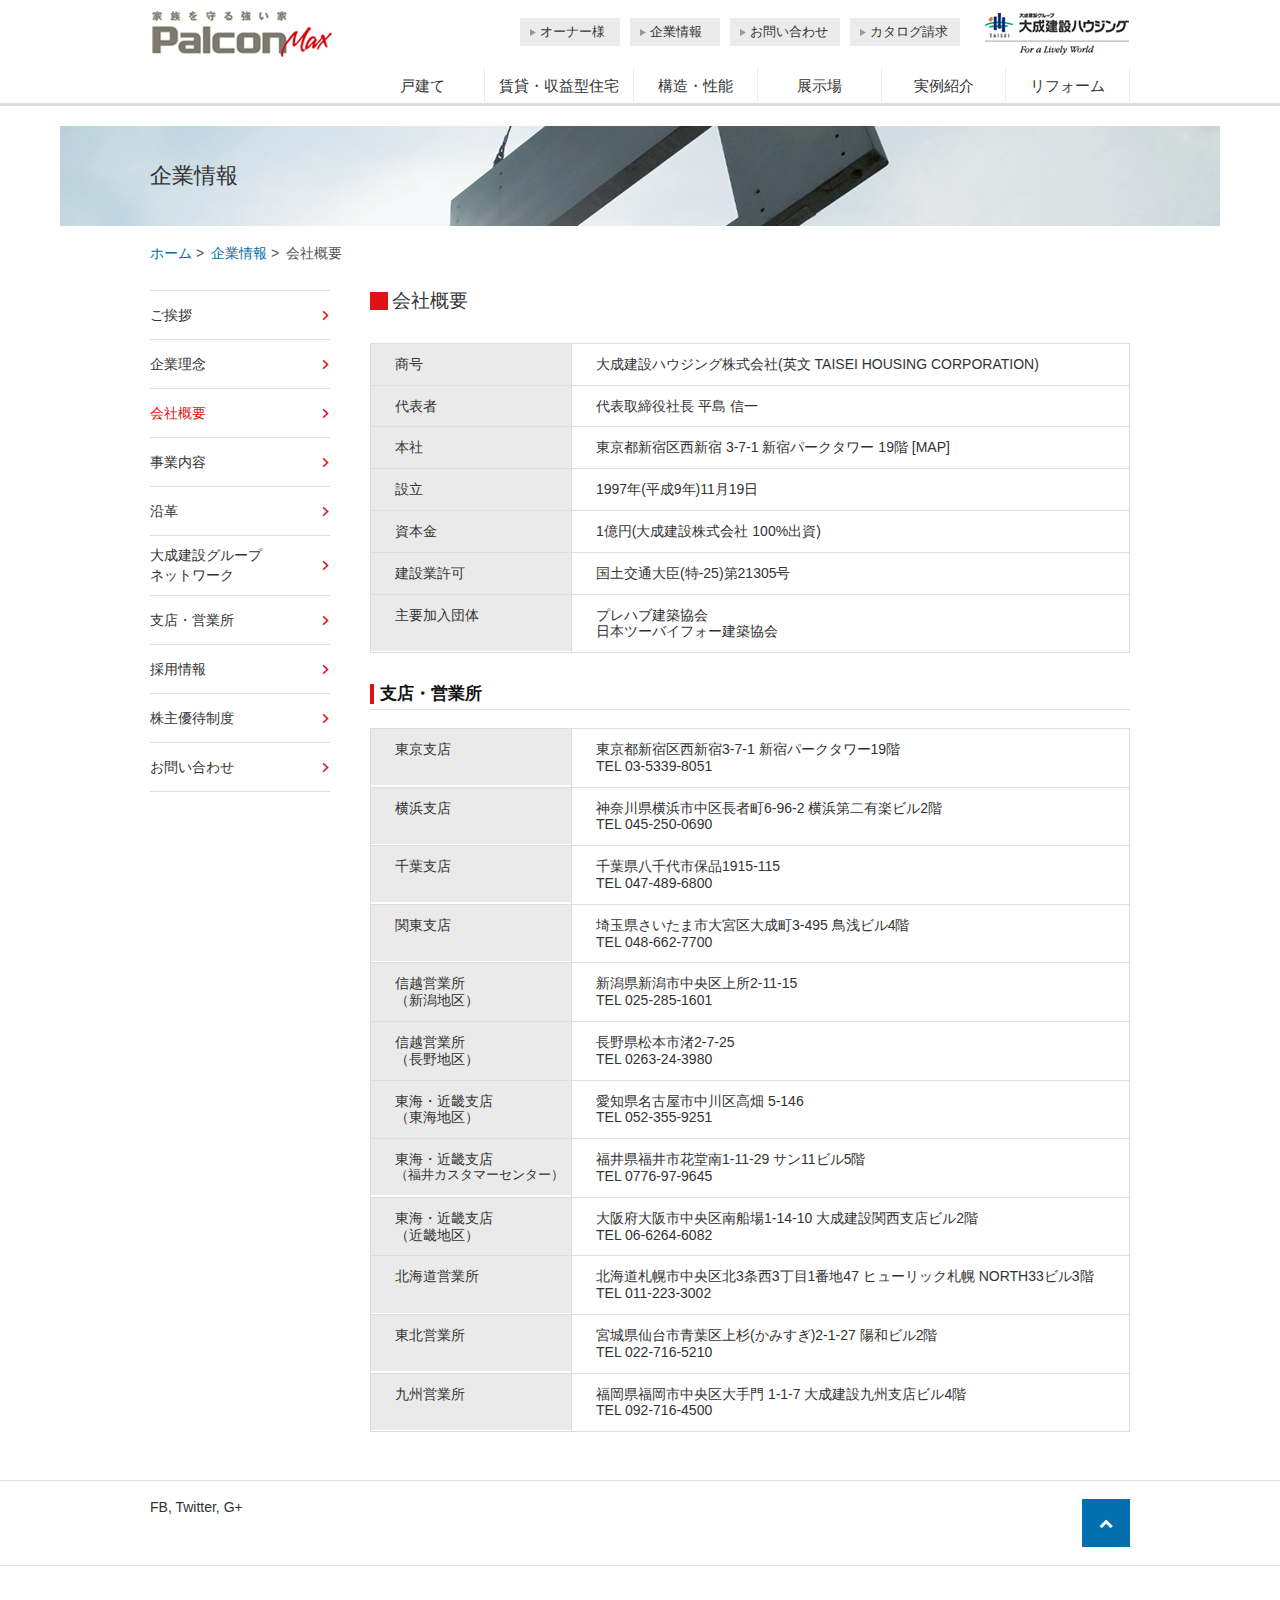
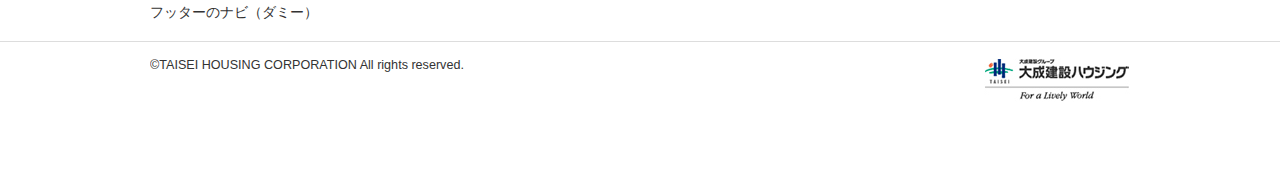
<file: company/outline/index.html>
<html lang="ja">
<head>
<meta http-equiv="content-type" content="text/html; charset=utf-8">
<meta http-equiv="X-UA-Compatible" content="IE=Edge,chrome=1" />
<title>会社概要|企業情報|大成建設の家 Palcon</title>
<meta name="description" content="" />
<meta name="keywords" content="" />
<meta name="viewport" content="width=device-width"> 
<link href="../../common/css/reset.css" type="text/css" rel="stylesheet" />
<link href="../../common/css/layout.css" type="text/css" rel="stylesheet" />
<link href="../../common/css/header.css" type="text/css" rel="stylesheet" />
<link href="../../common/css/footer.css" type="text/css" rel="stylesheet" />
<link href="../../common/css/common.css" type="text/css" rel="stylesheet" />
<link href="../../common/css/slidebars.css" type="text/css" rel="stylesheet" />
<link href="../../common/css/gMenu.css" type="text/css" rel="stylesheet" />
<link href='../../common/js/iconate-master/css/iconate.css' rel='stylesheet'>
<link href="../../common/css/font-awesome/css/font-awesome.min.css" rel="stylesheet">
<script src="https://ajax.googleapis.com/ajax/libs/jquery/1.11.3/jquery.min.js"></script>
<script src="../../common/js/selectivizr-min.js"></script>
<script src="../../common/js/smooth-scroll.js"></script>
<script src="../../common/js/html5shiv-printshiv.min.js"></script>
<script src="../../common/js/js.cookie.js"></script>
<script src="../../common/js/ie8-png.js"></script>
<script src='../../common/js/iconate-master/src/iconate.js'></script>
<script src="../../common/js/gMenu.js"></script>
<script src="../../common/js/gMenu_stick.js"></script>
<script src="../../common/js/jquery.scroll.js"></script>

<!-- EachPage js, css -->
<link href="./css/style.css" type="text/css" rel="stylesheet" />
<!--<script src="./js/index.js"></script>-->
<!-- /EachPage js, css -->


<!-- Google Analytics -->
<!-- /Google Analytics -->
</head><body class="company outline" id="pageTop">
<div id="sb-site">
<div id="page_wrapper">


<div id="content_wrapper">
	<!-- .page_header -->
	<div class="header_wrapper">
		<div class="header_border">
		<header class="page_header">
			<h1 class="palcon-logo"><a href="/"><img src="../../common/img/header/palcon-logo.png" alt="パルコン"></a></h1>
			<p class="housing-logo"><a href=""><img src="../../common/img/header/housing-logo.png" alt="大成建設ハウジング"></a></p>

			<!-- gMenu -->
			<nav class="gMenu_wrapper"><ul class="gMenu">
			<li class="b1"><a href="/product/">戸建て</a></li>
			<li class="b2"><a href="/biz/">賃貸・収益型住宅</a></li>
			<li class="b3"><a href="/skeleton/">構造・性能</a></li>
			<li class="b4"><a href="/modelhouse/">展示場</a></li>
			<li class="b5"><a href="/report/">実例紹介</a></li>
			<li class="b6"><a href="/reform/">リフォーム</a></li>
			</ul></nav><!-- /.gMenu_wrapper -->

			<!-- extraMenu -->
			<nav class="extraMenu_wrapper"><ul class="extraMenu">
			<li class="b1"><a href="/for_the_owner/"><img src="../../common/img/header/tri_menu.png">オーナー様</a>	</li>
			<li class="b2"><a href="/company/"><img src="../../common/img/header/tri_menu.png">企業情報</a></li>
			<li class="b3"><a href="/inquiry/"><img src="../../common/img/header/tri_menu.png">お問い合わせ</a></li>
			<li class="b4"><a href="/inquiry/form"><img src="../../common/img/header/tri_menu.png">カタログ請求</a></li>
			</ul></nav><!-- /.extraMenu_wrapper -->

			<div class="menu sb-toggle-left"><img src="../../common/img/header/b_sidemenu.png" alt="メニューを開く"></div>

		</header><!-- /.page_header -->
		</div><!-- /.header_border -->
	</div><!-- /.header_wrapper -->

	<!-- #page_content -->
	<article>
	<div id="page_content">
		<div class="dir_title sub"><p><strong>企業情報</strong></p></div>
		<div id="pankuzu">
			<nav>
			<ol>
			<li class="home"><a href="/"><span>ホーム</span></a></li>
			<li><a href="../index.html"><span>企業情報</span></a></li>
			<li><span>会社概要</span></li>
			</ol>
			</nav>
		</div>
		<div class="float_wrapper w980">
			<div class="local_menu">
			<nav>
				<ul>
					<li><a href="/company/message/index.html">ご挨拶</a></li>
					<li><a href="/company/philosophy/index.html">企業理念</a></li>
					<li class="on"><a href="/company/outline/index.html">会社概要</a></li>
					<li><a href="/company/business/index.html">事業内容</a></li>
					<li><a href="/company/history/index.html">沿革</a></li>
					<li class="gn"><a href="/company/group/index.html">大成建設グループ<br>ネットワーク</a></li>
					<li><a href="/company/network/index.html">支店・営業所</a></li>
					<li><a href="/company/recruit/index.html">採用情報</a></li>
					<li><a href="/company/shareholder/index.html">株主優待制度</a></li>
					<li><a href="https://f.msgs.jp/webapp/form/19152_qicb_3/index.do" target="_blank">お問い合わせ</a></li>
				</ul>
			</nav>
			</div>
			<section class="main">
				<header class="main_title"><h1>会社概要</h1></header>
				<dl class="listTbl table1">
					<dt>商号</dt><dd>大成建設ハウジング株式会社(英文 TAISEI HOUSING CORPORATION)</dd>
					<dt>代表者</dt><dd>代表取締役社長 平島 信一</dd>
					<dt>本社</dt><dd>東京都新宿区西新宿 3-7-1 新宿パークタワー 19階 [MAP]</dd>
					<dt>設立</dt><dd>1997年(平成9年)11月19日</dd>
					<dt>資本金</dt><dd>1億円(大成建設株式会社 100%出資)</dd>
					<dt>建設業許可</dt><dd>国土交通大臣(特-25)第21305号</dd>
					<dt class="row2">主要加入団体</dt><dd>プレハブ建築協会<br>日本ツーバイフォー建築協会</dd>
				</dl>
				<section>
					<header class="sub_title"><h2>支店・営業所</h2></header>
					<dl class="listTbl table2">
						<dt class="row2">東京支店</dt><dd>東京都新宿区西新宿3-7-1 新宿パークタワー19階<br />
TEL 03-5339-8051</dd>
						<dt class="row2">横浜支店</dt><dd>神奈川県横浜市中区長者町6-96-2 横浜第二有楽ビル2階<br />
TEL 045-250-0690</dd>
						<dt class="row2">千葉支店</dt><dd>千葉県八千代市保品1915-115<br />
TEL 047-489-6800</dd>
						<dt class="row2">関東支店</dt><dd>埼玉県さいたま市大宮区大成町3-495 鳥浅ビル4階<br />
TEL 048-662-7700</dd>
						<dt>信越営業所<br>（新潟地区）</dt><dd>新潟県新潟市中央区上所2-11-15<br />
TEL 025-285-1601</dd>
						<dt>信越営業所<br>（長野地区）</dt><dd>長野県松本市渚2-7-25<br />
TEL 0263-24-3980</dd>
						<dt>東海・近畿支店<br>（東海地区）</dt><dd>愛知県名古屋市中川区高畑 5-146<br />
TEL 052-355-9251</dd>
						<dt>東海・近畿支店<br><span class="fs90">（福井カスタマーセンター）</span></dt><dd>福井県福井市花堂南1-11-29 サン11ビル5階<br />
TEL 0776-97-9645</dd>
						<dt>東海・近畿支店<br>（近畿地区）</dt><dd>大阪府大阪市中央区南船場1-14-10 大成建設関西支店ビル2階<br />
TEL 06-6264-6082</dd>
						<dt class="row2">北海道営業所</dt><dd>北海道札幌市中央区北3条西3丁目1番地47 ヒューリック札幌 NORTH33ビル3階<br />
TEL 011-223-3002</dd>
						<dt class="row2">東北営業所</dt><dd>宮城県仙台市青葉区上杉(かみすぎ)2-1-27 陽和ビル2階<br />
TEL 022-716-5210</dd>
						<dt class="row2">九州営業所</dt><dd>福岡県福岡市中央区大手門 1-1-7 大成建設九州支店ビル4階<br />
TEL 092-716-4500</dd>
					</dl>
				</section>
			</section>
		</div>
	</div>
	</article>
	<!-- #page_content -->


	<!-- #page_footer -->
	<footer id="page_footer">
		<div class="sns">
		FB, Twitter, G+
			<p class="b_pageTop"><a href="#pageTop"><i class="fa fa-chevron-up"></i></a></p>
		</div>
		<nav>
		<div class="footer_navi">
			<div class="wrapper">
		フッターのナビ（ダミー）
			</div>
		</div>
		</nav>
		<header class="footer_header">
			<div class="wrapper">
			<h1><img src="../../common/img/header/housing-logo.png" alt="大成建設ハウジング"></h1>
			<p><small>©TAISEI HOUSING CORPORATION All rights reserved.</small></p>
			</div>
		</header>
	</footer>
	<!-- /#page_footer -->
</div><!-- /#content_wrapper -->
</div><!-- /#page_wrapper -->
</div><!-- /#sb-site -->






<div class="sb-slidebar sb-left sb-style-overlay">
<div class="sb-left-inner">
<nav class="smp_gMenu_wrapper">

		<ul class="gMenu">
			<li class="b0"><a href="/"><i class="fa fa-home fa-lg"></i>ホーム</a></li>
			<li class="b1"><p class="ddBtn ddBtn1">戸建て<i class="fa fa-chevron-down ddArrow"></i></p>
					<ul class="ddMenu">
					<li><a href="./kodate/index.html">戸建て&nbsp;トップ</a></li>
					<li><p class="ddBtn ddBtn2">外観デザイン<i class="fa fa-chevron-down ddArrow"></i></p>
						<ul class="ddMenu">
							<li><a href="./kodate/index.html">外観デザイン&nbsp;トップ</a></li>
							<li><a href="./kodate/index.html">パルコン&nbsp;シェード</a></li>
							<li><a href="./kodate/index.html">パルコン&nbsp;ライズ</a></li>
							<li><a href="./kodate/index.html">パルコン&nbsp;スイッチ</a></li>
							<li><a href="./kodate/index.html">パルコン&nbsp;ウォール</a></li>
							<li><a href="./kodate/index.html">パルコン&nbsp;ベイル</a></li>
							<li><a href="./kodate/index.html">パルコン&nbsp;ヴィータ</a></li>
						</ul>
					</li>
					<li><p class="ddBtn ddBtn2">ライフスタイル<i class="fa fa-chevron-down ddArrow"></i></p>
						<ul class="ddMenu">
							<li><a href="./kodate/index.html">ライフスタイル&nbsp;トップ</a></li>
							<li><a href="./kodate/index.html">屋上のある家</a></li>
							<li><a href="./kodate/index.html">３・４階建て住宅</a></li>
							<li><a href="./kodate/index.html">ホームシアターのある家</a></li>
							<li><a href="./kodate/index.html">バリアフリーの家</a></li>
							<li><a href="./kodate/index.html">賃貸併用住宅（賃貸専用住宅）</a></li>
							<li><a href="./kodate/index.html">二世帯住宅</a></li>
							<li><a href="./kodate/index.html">ガレージのある家</a></li>
							<li><a href="./kodate/index.html">ペットと暮らす家</a></li>
							<li><a href="./kodate/index.html">狭い土地を活かす家</a></li>
							<li><a href="./kodate/index.html">スマートハウス</a></li>
						</ul>
					</li>
					<li><a href="./kodate/index.html">外装バリエーション</a></li>
					<li><a href="./kodate/index.html">インテリアスタイル</a></li>
					<li><p class="ddBtn ddBtn2">最新設備ガイド<i class="fa fa-chevron-down ddArrow"></i></p>
						<ul class="ddMenu">
							<li><a href="./kodate/index.html">最新設備ガイド&nbsp;トップ</a></li>
							<li><a href="./kodate/index.html">ガイド１</a></li>
							<li><a href="./kodate/index.html">ガイド２</a></li>
							<li><a href="./kodate/index.html">ガイド３</a></li>
						</ul>
					</li>
					</ul>
			</li>
			<li class="b2"><p class="ddBtn ddBtn1">賃貸・収益型住宅<i class="fa fa-chevron-down ddArrow"></i></p>
					<ul class="ddMenu">
					<li><a href="./kodate/index.html">賃貸・収益型住宅&nbsp;トップ</a></li>
					<li><p class="ddBtn ddBtn2">賃貸併用住宅とは<i class="fa fa-chevron-down ddArrow"></i></p>
						<ul class="ddMenu">
							<li><a href="./kodate/index.html">賃貸併用住宅とは&nbsp;トップ</a></li>
							<li><a href="./kodate/index.html">賃貸併用住宅</a></li>
							<li><a href="./kodate/index.html">賃貸専用住宅</a></li>
							<li><a href="./kodate/index.html">小規模事業用物件</a></li>
						</ul></li>
					<li><a href="./kodate/index.html">賃貸用途別事例集</a></li>
					<li><a href="./kodate/index.html">賃貸オーナーの心得</a></li>
					<li><a href="./kodate/index.html">賃貸住宅返済シミュレーション</a></li>
					<li><a href="./kodate/index.html">節税対策に賃貸マンション</a></li>
					<li><a href="./kodate/index.html">賃貸経営サポート</a></li>
					<li><a href="./kodate/index.html">大家さんの声</a></li>
					</ul>
			</li>
			<li class="b3"><p class="ddBtn ddBtn1">構造・性能<i class="fa fa-chevron-down ddArrow"></i></p>
					<ul class="ddMenu">
					<li><a href="./kodate/index.html">構造・性能&nbsp;トップ</a></li>
					<li><a href="./kodate/index.html">高品質</a></li>
					<li><p class="ddBtn ddBtn2">８つの強み<i class="fa fa-chevron-down ddArrow"></i></p>
						<ul class="ddMenu">
							<li><a href="./kodate/index.html">８つの強み&nbsp;トップ</a></li>
							<li><a href="./kodate/index.html">地震に強い</a></li>
							<li><a href="./kodate/index.html">火に強い</a></li>
							<li><a href="./kodate/index.html">風雨に強い</a></li>
							<li><a href="./kodate/index.html">重さに強い</a></li>
							<li><a href="./kodate/index.html">劣化に強い</a></li>
							<li><a href="./kodate/index.html">防音＆遮音</a></li>
							<li><a href="./kodate/index.html">断熱＆気密</a></li>
							<li><a href="./kodate/index.html">空気環境</a></li>
						</ul></li>
					<li><a href="./kodate/index.html">パルコンが選ばれる理由</a></li>
					</ul>
			</li>
			<li class="b4"><p class="ddBtn ddBtn1">展示場<i class="fa fa-chevron-down ddArrow"></i></p>
					<ul class="ddMenu">
					<li><a href="./kodate/index.html">展示場&nbsp;トップ</a></li>
					<li><a href="./kodate/index.html">各展示場</a></li>
					<li><a href="./kodate/index.html">展示場動画</a></li>
					</ul>
			</li>
			<li class="b5"><p class="ddBtn ddBtn1">実例紹介<i class="fa fa-chevron-down ddArrow"></i></p>
					<ul class="ddMenu">
					<li><a href="./kodate/index.html">実例紹介&nbsp;トップ</a></li>
					<li><a href="./kodate/index.html">ユーザーレポート</a></li>
					<li><a href="./kodate/index.html">フォトライブラリー</a></li>
					<li><a href="./kodate/index.html">災害レポート</a></li>
					<li><a href="./kodate/index.html">賃貸用途別事例集</a></li>
					<li><a href="./kodate/index.html">大家さんの声</a></li>
					<li><a href="./kodate/index.html">リフォーム事例</a></li>
					</ul>
			</li>
			<li class="b6"><p class="ddBtn ddBtn1">リフォーム<i class="fa fa-chevron-down ddArrow"></i></p>
					<ul class="ddMenu">
					<li><a href="./kodate/index.html">リフォーム&nbsp;トップ</a></li>
					<li><a href="./kodate/index.html">リフォームコンセプト</a></li>
					<li><a href="./kodate/index.html">リフォームメニュー</a></li>
					<li><a href="./kodate/index.html">リフォーム事例</a></li>
					<li><a href="./kodate/index.html">ご契約までの流れ</a></li>
					<li><a href="./kodate/index.html">FAQ</a></li>
					<li><a href="./kodate/index.html">News&Topics</a></li>
					<li><a href="./kodate/index.html">オーナー様トップ</a></li>
					</ul>
			</li>
		</ul>

			<!-- extraMenu -->
		<ul class="extraMenu">
			<li class="b1"><p class="ddBtn ddBtn1"><i class="fa fa-caret-right fa-lg"></i>オーナー様</p>
					<ul class="ddMenu">
					<li><a href="./kodate/index.html">オーナー様&nbsp;トップ</a></li>
					<li class="b1"><a href="./corp/index.html">採用情報</a></li>
					<li class="b1"><a href="./corp/index.html">株主優待制度</a></li>
					<li class="b1"><a href="./corp/index.html">提携企業</a></li>
					<li class="b1"><a href="./corp/index.html">Newsトピックス</a></li>
					<li class="b1"><a href="./corp/index.html">Newsお知らせ</a></li>
					</ul>
			</li>
			<li class="b2"><p class="ddBtn ddBtn1"><i class="fa fa-caret-right fa-lg"></i>企業情報</i></p>
					<ul class="ddMenu">
					<li><a href="./kodate/index.html">企業情報&nbsp;トップ</a></li>
					<li class="b1"><a href="./corp/index.html">事業案内・社長ご挨拶</a>
					<li class="b2"><a href="./corp/index.html">採用情報</a></li>
					<li class="b3"><a href="./corp/index.html">株主優待制度</a></li>
					<li class="b4"><a href="./corp/index.html">提携企業</a></li>
					<li class="b5"><a href="./corp/index.html">Newsトピックス</a></li>
					<li class="b6"><a href="./corp/index.html">Newsお知らせ</a></li>
					</ul>
			</li>
			<li class="b3"><a href="./corp/index.html">お問い合わせ</a></li>
			<li class="b4"><a href="./corp/index.html">カタログ請求</a></li>
		</ul>
</nav><!--/.smp_gMenu_wrapper-->
</div><!-- /.sb-left-inner -->
</div><!-- /.sb-slidebar sb-left -->


<script src="../../common/js/slidebars.js"></script>
<script>
var mySlidebar = new $.slidebars({
  // メニューが開いているとき、コンテンツ部分をタッチしたら閉じる
  siteClose: true,
  // 指定したpx以上でドロワーメニューを開かなくする
  disableOver: 750,
  // disableOverで指定したサイズ以上にすると
  // ドロワーメニューの開閉ボタンが非表示に
  hideControlClasses: true,
  // メニューを開いているときに、
  // コンテンツがスクロールしないように固定してくれる
  scrollLock: true
});
</script>
</body>
</html>
</file>
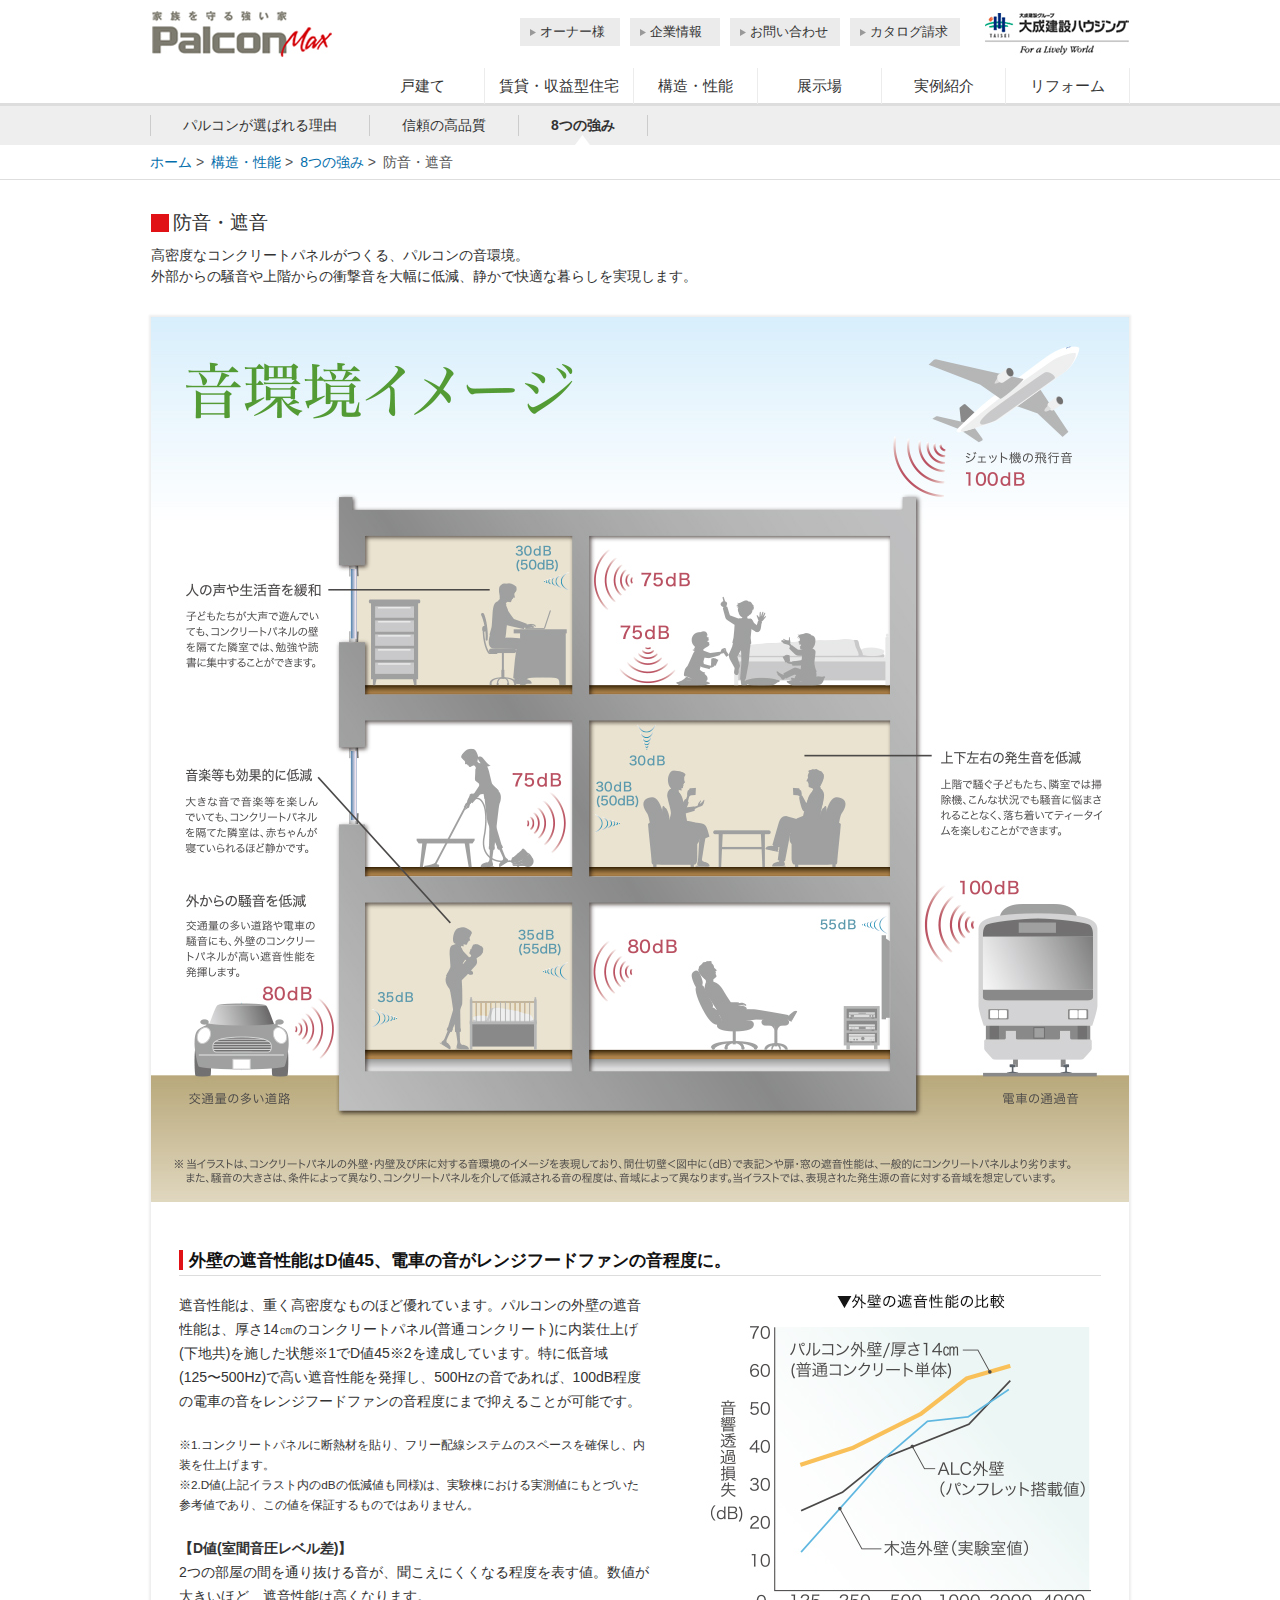
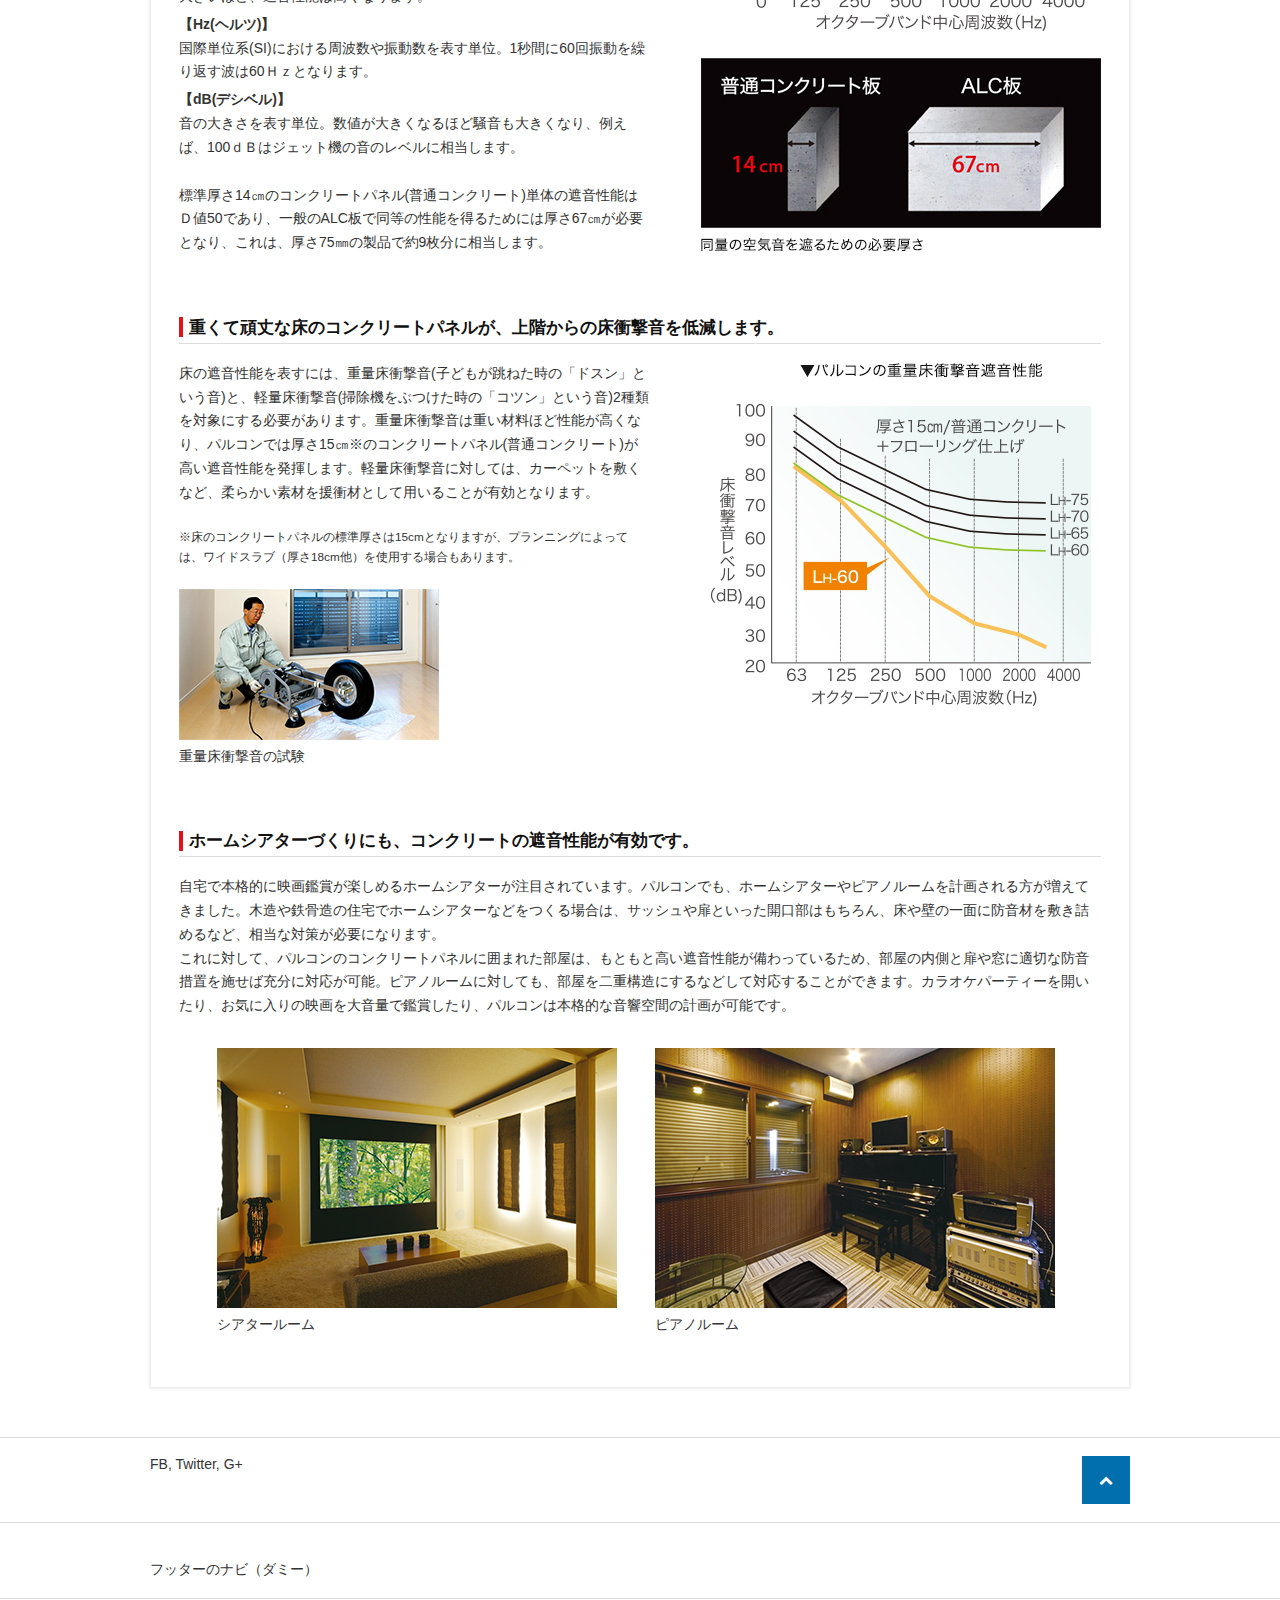
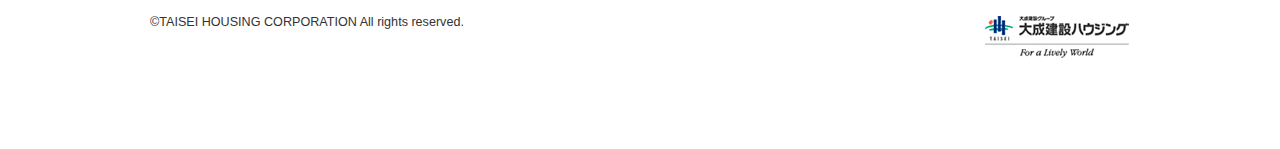
<file: skeleton/quality/noise/index.html>
<html lang="ja">
<head>
<meta http-equiv="content-type" content="text/html; charset=utf-8">
<meta http-equiv="X-UA-Compatible" content="IE=Edge,chrome=1" />
<title>防音＆遮音 | 大成建設の家 Palcon</title>
<meta name="description" content="" />
<meta name="keywords" content="" />
<meta name="viewport" content="width=device-width"> 
<link href="../../../common/css/reset.css" type="text/css" rel="stylesheet" />
<link href="../../../common/css/layout.css" type="text/css" rel="stylesheet" />
<link href="../../../common/css/header.css" type="text/css" rel="stylesheet" />
<link href="../../../common/css/footer.css" type="text/css" rel="stylesheet" />
<link href="../../../common/css/common.css" type="text/css" rel="stylesheet" />
<link href="../../../common/css/slidebars.css" type="text/css" rel="stylesheet" />
<link href="../../../common/css/gMenu.css" type="text/css" rel="stylesheet" />
<link href="../../../common/js/iconate-master/css/iconate.css' rel='stylesheet">
<link href="../../../common/css/font-awesome/css/font-awesome.min.css" rel="stylesheet">
<script src="https://ajax.googleapis.com/ajax/libs/jquery/1.11.3/jquery.min.js"></script>
<script src="../../../common/js/selectivizr-min.js"></script>
<script src="../../../common/js/smooth-scroll.js"></script>
<script src="../../../common/js/html5shiv-printshiv.min.js"></script>
<script src="../../../common/js/js.cookie.js"></script>
<script src="../../../common/js/ie8-png.js"></script>
<script src="../../../common/js/iconate-master/src/iconate.js"></script>
<script src="../../../common/js/gMenu.js"></script>
<script src="../../../common/js/gMenu_stick.js"></script>
<script src="../../../common/js/jquery.scroll.js"></script>

<!-- EachPage js, css -->
<link href="./css/style.css" type="text/css" rel="stylesheet" />
<!--<script src="./js/index.js"></script>-->
<!-- /EachPage js, css -->


<!-- Google Analytics -->
<!-- /Google Analytics -->
</head><body class="skeleton strongpoint" id="pageTop">
<div id="sb-site">
<div id="page_wrapper">


<div id="content_wrapper">
	<!-- .page_header -->
	<div class="header_wrapper">
		<div class="header_border">
		<header class="page_header">
			<h1 class="palcon-logo"><a href="/"><img src="../../../common/img/header/palcon-logo.png" alt="パルコン"></a></h1>
			<p class="housing-logo"><a href=""><img src="../../../common/img/header/housing-logo.png" alt="大成建設ハウジング"></a></p>

			<!-- gMenu -->
			<nav class="gMenu_wrapper"><ul class="gMenu">
			<li class="b1"><a href="/product/">戸建て</a></li>
			<li class="b2"><a href="/biz/">賃貸・収益型住宅</a></li>
			<li class="b3"><a href="/skeleton/">構造・性能</a></li>
			<li class="b4"><a href="/modelhouse/">展示場</a></li>
			<li class="b5"><a href="/report/">実例紹介</a></li>
			<li class="b6"><a href="/reform/">リフォーム</a></li>
			</ul></nav><!-- /.gMenu_wrapper -->

			<!-- extraMenu -->
			<nav class="extraMenu_wrapper"><ul class="extraMenu">
			<li class="b1"><a href="/for_the_owner/"><img src="../../../common/img/header/tri_menu.png">オーナー様</a></li>
			<li class="b2"><a href="/company/"><img src="../../../common/img/header/tri_menu.png">企業情報</a></li>
			<li class="b3"><a href="/inquiry/"><img src="../../../common/img/header/tri_menu.png">お問い合わせ</a></li>
			<li class="b4"><a href="/inquiry/form"><img src="../../../common/img/header/tri_menu.png">カタログ請求</a></li>
			</ul></nav><!-- /.extraMenu_wrapper -->

			<div class="menu sb-toggle-left"><img src="../../../common/img/header/b_sidemenu.png" alt="メニューを開く"></div>
		</header><!-- /.page_header -->
		</div><!-- /.header_border -->

		<nav>
		<div class="gMenu_sub">
		<ul>
		<li><span><a href="">パルコンが選ばれる理由</a></span></li>
		<li><span><a href="">信頼の高品質</a></span></li>
		<li class="on"><span><a href="">8つの強み</a></span></li>
		</ul>
		</div>
		</nav>
	</div><!-- /.header_wrapper -->

	<!-- #page_content -->
	<article>
	<div id="page_content">
		<div id="pankuzu">
			<nav>
			<ol>
			<li class="home"><a href="/"><span>ホーム</span></a></li>
			<li><a href="../../index.html"><span>構造・性能</span></a></li>
			<li><a href="../index.html"><span>8つの強み</span></a></li>
			<li><span>防音・遮音</span></li>
			</ol>
			</nav>
		</div>
		<main>
		<div class="main shadow_box_wrapper">
			<header class="main_title"><h1>防音・遮音</h1>
			<p class="lead_msg">高密度なコンクリートパネルがつくる、パルコンの音環境。<br>外部からの騒音や上階からの衝撃音を大幅に低減、静かで快適な暮らしを実現します。</p>
			</header>

			<div class="shadow_box">
			<p class="main_img"><img src="./img/main.png" alt=""></p>

			<section class="sect sect1">
				<header class="sub_title"><h2>外壁の遮音性能はD値45、電車の音がレンジフードファンの音程度に。</h2></header>
				<div class="float_wrapper">
				<div class="txt">
				遮音性能は、重く高密度なものほど優れています。パルコンの外壁の遮音性能は、厚さ14㎝のコンクリートパネル(普通コンクリート)に内装仕上げ(下地共)を施した状態※1でD値45※2を達成しています。特に低音域(125〜500Hz)で高い遮音性能を発揮し、500Hzの音であれば、100dB程度の電車の音をレンジフードファンの音程度にまで抑えることが可能です。
				<p class="annotation">※1.コンクリートパネルに断熱材を貼り、フリー配線システムのスペースを確保し、内装を仕上げます。<br>
				※2.D値(上記イラスト内のdBの低減値も同様)は、実験棟における実測値にもとづいた参考値であり、この値を保証するものではありません。</p>

				<dl class="term_list">
					<dt class="term">【D値(室間音圧レベル差)】</dt>
					<dd class="explanation">2つの部屋の間を通り抜ける音が、聞こえにくくなる程度を表す値。数値が大きいほど、遮音性能は高くなります。</dd>
					<dt class="term">【Hz(ヘルツ)】</dt>
					<dd class="explanation">国際単位系(SI)における周波数や振動数を表す単位。1秒間に60回振動を繰り返す波は60Ｈｚとなります。</dd>
					<dt class="term">【dB(デシベル)】</dt>
					<dd class="explanation">音の大きさを表す単位。数値が大きくなるほど騒音も大きくなり、例えば、100ｄＢはジェット機の音のレベルに相当します。</dd>
				</dl>
				<p>標準厚さ14㎝のコンクリートパネル(普通コンクリート)単体の遮音性能はＤ値50であり、一般のALC板で同等の性能を得るためには厚さ67㎝が必要となり、これは、厚さ75㎜の製品で約9枚分に相当します。</p>
				</div>
				<p class="pic">
				<img src="./img/sect1_graph.png">
				</p>
				</div>
			</section>

			<section class="sect sect2">
				<header class="sub_title"><h2>重くて頑丈な床のコンクリートパネルが、上階からの床衝撃音を低減します。</h2></header>
				<div class="float_wrapper">
				<div class="txt">
				床の遮音性能を表すには、重量床衝撃音(子どもが跳ねた時の「ドスン」という音)と、軽量床衝撃音(掃除機をぶつけた時の「コツン」という音)2種類を対象にする必要があります。重量床衝撃音は重い材料ほど性能が高くなり、パルコンでは厚さ15㎝※のコンクリートパネル(普通コンクリート)が高い遮音性能を発揮します。軽量床衝撃音に対しては、カーペットを敷くなど、柔らかい素材を援衝材として用いることが有効となります。
				<p class="annotation">
				※床のコンクリートパネルの標準厚さは15cmとなりますが、プランニングによっては、ワイドスラブ（厚さ18cm他）を使用する場合もあります。
				</p>
				<p class="tn">
				<img src="./img/sect2_floor_noise.png"><br>重量床衝撃音の試験
				</p>
				</div>
				<p class="pic">
				<img src="./img/sect2_graph.png">
				</p>
				</div>
			</section>

			<section class="sect sect3">
			<header class="sub_title"><h2>ホームシアターづくりにも、コンクリートの遮音性能が有効です。</h2></header>
				<p class="txt">自宅で本格的に映画鑑賞が楽しめるホームシアターが注目されています。パルコンでも、ホームシアターやピアノルームを計画される方が増えてきました。木造や鉄骨造の住宅でホームシアターなどをつくる場合は、サッシュや扉といった開口部はもちろん、床や壁の一面に防音材を敷き詰めるなど、相当な対策が必要になります。<br>
これに対して、パルコンのコンクリートパネルに囲まれた部屋は、もともと高い遮音性能が備わっているため、部屋の内側と扉や窓に適切な防音措置を施せば充分に対応が可能。ピアノルームに対しても、部屋を二重構造にするなどして対応することができます。カラオケパーティーを開いたり、お気に入りの映画を大音量で鑑賞したり、パルコンは本格的な音響空間の計画が可能です。</p>
				<ul class="pic">
				<li><img src="./img/sect3_theater.png"><br>シアタールーム</li>
				<li><img src="./img/sect3_pianoroom.png"><br>ピアノルーム</li>
				</ul>
			</section>

			</div>
		</div>
		</main>
	</div>
	</article>
	<!-- #page_content -->


	<!-- #page_footer -->
	<footer id="page_footer">
		<div class="sns">
		FB, Twitter, G+
			<p class="b_pageTop"><a href="#pageTop"><i class="fa fa-chevron-up"></i></a></p>
		</div>
		<nav>
		<div class="footer_navi">
			<div class="wrapper">
		フッターのナビ（ダミー）
			</div>
		</div>
		</nav>
		<header class="footer_header">
			<div class="wrapper">
			<h1><img src="../../../common/img/header/housing-logo.png" alt="大成建設ハウジング"></h1>
			<p><small>©TAISEI HOUSING CORPORATION All rights reserved.</small></p>
			</div>
		</header>
	</footer>
	<!-- /#page_footer -->
</div><!-- /#content_wrapper -->
</div><!-- /#page_wrapper -->
</div><!-- /#sb-site -->






<div class="sb-slidebar sb-left sb-style-overlay">
<div class="sb-left-inner">
<nav class="smp_gMenu_wrapper">

		<ul class="gMenu">
			<li class="b0"><a href="/"><i class="fa fa-home fa-lg"></i>ホーム</a></li>
			<li class="b1"><p class="ddBtn ddBtn1">戸建て<i class="fa fa-chevron-down ddArrow"></i></p>
					<ul class="ddMenu">
					<li><a href="./kodate/index.html">戸建て&nbsp;トップ</a></li>
					<li><p class="ddBtn ddBtn2">外観デザイン<i class="fa fa-chevron-down ddArrow"></i></p>
						<ul class="ddMenu">
							<li><a href="./kodate/index.html">外観デザイン&nbsp;トップ</a></li>
							<li><a href="./kodate/index.html">パルコン&nbsp;シェード</a></li>
							<li><a href="./kodate/index.html">パルコン&nbsp;ライズ</a></li>
							<li><a href="./kodate/index.html">パルコン&nbsp;スイッチ</a></li>
							<li><a href="./kodate/index.html">パルコン&nbsp;ウォール</a></li>
							<li><a href="./kodate/index.html">パルコン&nbsp;ベイル</a></li>
							<li><a href="./kodate/index.html">パルコン&nbsp;ヴィータ</a></li>
						</ul>
					</li>
					<li><p class="ddBtn ddBtn2">ライフスタイル<i class="fa fa-chevron-down ddArrow"></i></p>
						<ul class="ddMenu">
							<li><a href="./kodate/index.html">ライフスタイル&nbsp;トップ</a></li>
							<li><a href="./kodate/index.html">屋上のある家</a></li>
							<li><a href="./kodate/index.html">３・４階建て住宅</a></li>
							<li><a href="./kodate/index.html">ホームシアターのある家</a></li>
							<li><a href="./kodate/index.html">バリアフリーの家</a></li>
							<li><a href="./kodate/index.html">賃貸併用住宅（賃貸専用住宅）</a></li>
							<li><a href="./kodate/index.html">二世帯住宅</a></li>
							<li><a href="./kodate/index.html">ガレージのある家</a></li>
							<li><a href="./kodate/index.html">ペットと暮らす家</a></li>
							<li><a href="./kodate/index.html">狭い土地を活かす家</a></li>
							<li><a href="./kodate/index.html">スマートハウス</a></li>
						</ul>
					</li>
					<li><a href="./kodate/index.html">外装バリエーション</a></li>
					<li><a href="./kodate/index.html">インテリアスタイル</a></li>
					<li><p class="ddBtn ddBtn2">最新設備ガイド<i class="fa fa-chevron-down ddArrow"></i></p>
						<ul class="ddMenu">
							<li><a href="./kodate/index.html">最新設備ガイド&nbsp;トップ</a></li>
							<li><a href="./kodate/index.html">ガイド１</a></li>
							<li><a href="./kodate/index.html">ガイド２</a></li>
							<li><a href="./kodate/index.html">ガイド３</a></li>
						</ul>
					</li>
					</ul>
			</li>
			<li class="b2"><p class="ddBtn ddBtn1">賃貸・収益型住宅<i class="fa fa-chevron-down ddArrow"></i></p>
					<ul class="ddMenu">
					<li><a href="./kodate/index.html">賃貸・収益型住宅&nbsp;トップ</a></li>
					<li><p class="ddBtn ddBtn2">賃貸併用住宅とは<i class="fa fa-chevron-down ddArrow"></i></p>
						<ul class="ddMenu">
							<li><a href="./kodate/index.html">賃貸併用住宅とは&nbsp;トップ</a></li>
							<li><a href="./kodate/index.html">賃貸併用住宅</a></li>
							<li><a href="./kodate/index.html">賃貸専用住宅</a></li>
							<li><a href="./kodate/index.html">小規模事業用物件</a></li>
						</ul></li>
					<li><a href="./kodate/index.html">賃貸用途別事例集</a></li>
					<li><a href="./kodate/index.html">賃貸オーナーの心得</a></li>
					<li><a href="./kodate/index.html">賃貸住宅返済シミュレーション</a></li>
					<li><a href="./kodate/index.html">節税対策に賃貸マンション</a></li>
					<li><a href="./kodate/index.html">賃貸経営サポート</a></li>
					<li><a href="./kodate/index.html">大家さんの声</a></li>
					</ul>
			</li>
			<li class="b3"><p class="ddBtn ddBtn1">構造・性能<i class="fa fa-chevron-down ddArrow"></i></p>
					<ul class="ddMenu">
					<li><a href="./kodate/index.html">構造・性能&nbsp;トップ</a></li>
					<li><a href="./kodate/index.html">高品質</a></li>
					<li><p class="ddBtn ddBtn2">８つの強み<i class="fa fa-chevron-down ddArrow"></i></p>
						<ul class="ddMenu">
							<li><a href="./kodate/index.html">８つの強み&nbsp;トップ</a></li>
							<li><a href="./kodate/index.html">地震に強い</a></li>
							<li><a href="./kodate/index.html">火に強い</a></li>
							<li><a href="./kodate/index.html">風雨に強い</a></li>
							<li><a href="./kodate/index.html">重さに強い</a></li>
							<li><a href="./kodate/index.html">劣化に強い</a></li>
							<li><a href="./kodate/index.html">防音＆遮音</a></li>
							<li><a href="./kodate/index.html">断熱＆気密</a></li>
							<li><a href="./kodate/index.html">空気環境</a></li>
						</ul></li>
					<li><a href="./kodate/index.html">パルコンが選ばれる理由</a></li>
					</ul>
			</li>
			<li class="b4"><p class="ddBtn ddBtn1">展示場<i class="fa fa-chevron-down ddArrow"></i></p>
					<ul class="ddMenu">
					<li><a href="./kodate/index.html">展示場&nbsp;トップ</a></li>
					<li><a href="./kodate/index.html">各展示場</a></li>
					<li><a href="./kodate/index.html">展示場動画</a></li>
					</ul>
			</li>
			<li class="b5"><p class="ddBtn ddBtn1">実例紹介<i class="fa fa-chevron-down ddArrow"></i></p>
					<ul class="ddMenu">
					<li><a href="./kodate/index.html">実例紹介&nbsp;トップ</a></li>
					<li><a href="./kodate/index.html">ユーザーレポート</a></li>
					<li><a href="./kodate/index.html">フォトライブラリー</a></li>
					<li><a href="./kodate/index.html">災害レポート</a></li>
					<li><a href="./kodate/index.html">賃貸用途別事例集</a></li>
					<li><a href="./kodate/index.html">大家さんの声</a></li>
					<li><a href="./kodate/index.html">リフォーム事例</a></li>
					</ul>
			</li>
			<li class="b6"><p class="ddBtn ddBtn1">リフォーム<i class="fa fa-chevron-down ddArrow"></i></p>
					<ul class="ddMenu">
					<li><a href="./kodate/index.html">リフォーム&nbsp;トップ</a></li>
					<li><a href="./kodate/index.html">リフォームコンセプト</a></li>
					<li><a href="./kodate/index.html">リフォームメニュー</a></li>
					<li><a href="./kodate/index.html">リフォーム事例</a></li>
					<li><a href="./kodate/index.html">ご契約までの流れ</a></li>
					<li><a href="./kodate/index.html">FAQ</a></li>
					<li><a href="./kodate/index.html">News&Topics</a></li>
					<li><a href="./kodate/index.html">オーナー様トップ</a></li>
					</ul>
			</li>
		</ul>

			<!-- extraMenu -->
		<ul class="extraMenu">
			<li class="b1"><p class="ddBtn ddBtn1"><i class="fa fa-caret-right fa-lg"></i>オーナー様</p>
					<ul class="ddMenu">
					<li><a href="./kodate/index.html">オーナー様&nbsp;トップ</a></li>
					<li class="b1"><a href="./corp/index.html">採用情報</a></li>
					<li class="b1"><a href="./corp/index.html">株主優待制度</a></li>
					<li class="b1"><a href="./corp/index.html">提携企業</a></li>
					<li class="b1"><a href="./corp/index.html">Newsトピックス</a></li>
					<li class="b1"><a href="./corp/index.html">Newsお知らせ</a></li>
					</ul>
			</li>
			<li class="b2"><p class="ddBtn ddBtn1"><i class="fa fa-caret-right fa-lg"></i>企業情報</i></p>
					<ul class="ddMenu">
					<li><a href="./kodate/index.html">企業情報&nbsp;トップ</a></li>
					<li class="b1"><a href="./corp/index.html">事業案内・社長ご挨拶</a>
					<li class="b2"><a href="./corp/index.html">採用情報</a></li>
					<li class="b3"><a href="./corp/index.html">株主優待制度</a></li>
					<li class="b4"><a href="./corp/index.html">提携企業</a></li>
					<li class="b5"><a href="./corp/index.html">Newsトピックス</a></li>
					<li class="b6"><a href="./corp/index.html">Newsお知らせ</a></li>
					</ul>
			</li>
			<li class="b3"><a href="./corp/index.html">お問い合わせ</a></li>
			<li class="b4"><a href="./corp/index.html">カタログ請求</a></li>
		</ul>
</nav><!--/.smp_gMenu_wrapper-->
</div><!-- /.sb-left-inner -->
</div><!-- /.sb-slidebar sb-left -->


<script src="../../../common/js/slidebars.js"></script>
<script>
var mySlidebar = new $.slidebars({
  // メニューが開いているとき、コンテンツ部分をタッチしたら閉じる
  siteClose: true,
  // 指定したpx以上でドロワーメニューを開かなくする
  disableOver: 750,
  // disableOverで指定したサイズ以上にすると
  // ドロワーメニューの開閉ボタンが非表示に
  hideControlClasses: true,
  // メニューを開いているときに、
  // コンテンツがスクロールしないように固定してくれる
  scrollLock: true
});
</script>
</body>
</html>
</file>
<file: common/css/layout.css>
@charset "utf-8";

body{
	font-family: 'Hiragino Kaku Gothic Pro', 'ヒラギノ角ゴ Pro W3', Meiryo, メイリオ, Osaka, 'MS PGothic', arial, helvetica, sans-serif;
	margin:0 !important;
	padding:0 !important;
	text-align: center;
	background:#fff;
	font-size:14px;
	line-height:1.2;
	color:#333333;
/*	background:url(../img/header/bg.gif) repeat-x #f9f9f9;*/
}
#page_wrapper{
	width:100%;
	margin:0;
	padding:0;
	text-align: center;
	background:#fff;
}
#content_wrapper{
	width:100%;
	margin:0 auto;
	padding:0;
	text-align: left;
	position: relative;

}
#page_content{
	width:100%;
	position: relative;
	padding:10px 0 48px 0;
	margin:0 auto;
}




a{
	color:#333;
	text-decoration: none;
}
a:hover{
	text-decoration: underline;
}






@media screen and (max-width: 750px) {
	img {width:100%; height: auto;}
}
</file>
<file: common/css/header.css>
@charset "utf-8";
/*
page_header
*/
.header_wrapper{
	width:100%;
	background: #fff;
/*	height:103px;*/
}
.header_wrapper .header_border{
	width:100%;
	border-bottom: 3px solid #ddd;
}
.page_header{
	width:980px;
	margin:0 auto;
	height:103px;
	position: relative;
}
.page_header h1{
	position: absolute;
	top:10px;
	left:0px;
	padding:0;
	margin:0;
	width:184px;
}


.page_header .housing-logo{
	position: absolute;
	right:0px;
	top:12px;
}




/*---------------------------------------------------------
sticked
---------------------------------------------------------*/
.header_wrapper.sticked{
	height:53px;
	position:absolute;
	top:0px;
	width:100%:
	z-index:50;
}
.header_wrapper.sticked .page_header{
	height: auto;
	min-height:53px;
}
.header_wrapper.sticked h1{
	position:absolute;
	top:11px;
	text-align: left;
}
.header_wrapper.sticked h1 img{
	width:136px;
	height: auto;
}
.header_wrapper.sticked .housing-logo{
	display:none;
}

.menu.sb-toggle-left{
	position: relative;
	margin-top:-22px;
	margin-left:12px;
	width:30px;
	height:30px;
	display: none;
	cursor: pointer;
}
.menu.sb-toggle-left img{
	width:30px;
	height:30px;
}








@media screen and (max-width: 750px) {
	.header_wrapper,
	.header_wrapper.sticked{
		height:53px;
		position:absolute;
		top:0px;
		width:100%:
		z-index:50;
		text-align: center;
	}
	.header_wrapper .page_header,
	.header_wrapper.sticked .page_header{
		width:100%;
		height: auto;
		min-height:53px;
		position: relative;
	}
	.header_wrapper .page_header h1,
	.header_wrapper.sticked .page_header h1{
		width:136px;
		position:relative;
		margin:0 auto;
		text-align: center;
	}
	.header_wrapper .page_header h1 img{
		width:136px;
		height: auto;
	}
	.header_wrapper .page_header .housing-logo{
		display:none;
	}
	.menu.sb-toggle-left {
		display: block;
	}
}
</file>
<file: common/css/footer.css>
@charset "utf-8";

/*
page_footer
*/
#page_footer{
	width:100%;
	border-top:solid 1px #ddd;
}
#page_footer .sns{
	width:980px;
	margin:0 auto;
	padding:18px 0;
	overflow: hidden;
}
#page_footer .sns .b_pageTop{
	width:48px;
	height:48px;
	text-align: center;
	background:#016fae;
	float: right;
}
#page_footer .sns .b_pageTop a{
	display: block;
	width:48px;
	height:48px;
}
#page_footer .sns .b_pageTop a i{
	height:48px;
	line-height: 48px;
	color:#fff;
}

#page_footer .footer_navi{
	padding:38px 0 20px 0;
	border-top:solid 1px #ddd;
}
#page_footer .footer_navi .wrapper{
	width:980px;
	margin:0 auto;
	overflow: hidden;
}

#page_footer header.footer_header{
	width:100%;
	border-top:solid 1px #ddd;
	padding:16px 0 90px 0;
}
#page_footer header.footer_header .wrapper{
	width:980px;
	margin:0 auto;
	overflow: hidden;
}
#page_footer header.footer_header .wrapper h1{
	float:right;
	width:auto;
}
#page_footer header.footer_header .wrapper p{
	float:left;
	width:auto;
	font-size:90%;
}



















@media screen and (max-width: 750px) {
	#page_footer{
		width:100%;
		text-align: center;
	}
	#page_footer .sns{
		width:100%;
	}
	#page_footer .sns .b_pageTop{
		display: inline;
		margin-right:10px;
	}
	#page_footer .footer_navi{
		display:none;
	}

	#page_footer header.footer_header{
		width:100%;
		border-top:solid 1px #ddd;
		padding:16px 0 90px 0;
	}
	#page_footer header.footer_header .wrapper{
		width:100%;
		margin:0 auto;
		overflow: hidden;
	}
	#page_footer header.footer_header .wrapper h1{
		float:none;
		width:auto;
		margin:0 0 20px 0;
	}
	#page_footer header.footer_header .wrapper h1 img{
		width:auto;
	}
	#page_footer header.footer_header .wrapper p{
		float:none;
		width:auto;
		font-size:90%;
	}
}
</file>
<file: common/css/common.css>
@charset "utf-8";


/*=======================================================
 common items
=======================================================*/
/* .float_wrapper */
.float_wrapper{
	overflow: hidden;
}
.float_wrapper.w980{
	width:980px;
	margin:0 auto;
}


/* .float_wrapper */
.float_wrapper{
	overflow: hidden;
}
.float_wrapper.w980{
	width:980px;
	margin:0 auto;
}


/* drawer side menu*/
.sb-active #sb-site{
    opacity:0.5;
}
.sb-active #sb-site .page_header img{
    opacity:0.5;
}


/* dir title image */
#dir_title{
	width:1160px;
	margin:0 auto 20px auto;
}




/*
pankuzu
*/
#pankuzu{
	padding:0 0;
	height:14px;
	margin:0 0 30px 0;
	padding-bottom:10px;
	border-bottom: #dedede solid 1px;
}
#pankuzu nav{
	width:980px;
	margin:0 auto;
	height:14px;
}
#pankuzu ol{
	display:table;
	height: 14px;
	float:left;
	line-height: 14px;
}
#pankuzu ol li{
	color:#555;
	list-style-type: none;
	padding:0 7px 0 0px;
	height:14px;

	display:table-cell;
	vertical-align:middle;
}
#pankuzu ol li:after{
	content:' >';
}
#pankuzu ol li:last-child:after{
	content:''
;}
#pankuzu ol li a{
	color:#026eac;
}



/*
main tile h1
*/
#page_content header.main_title{
    margin:0 0 30px 0;
}
#page_content header.main_title h1,
#page_content header.main_title h2{
    background:url(../../common/img/sq_main_title.png) no-repeat center left;
    padding-left:22px;
    font-size:136%;
    margin-bottom: 10px;

}



/*
sub title
*/
#page_content  header.sub_title {
    border-bottom: solid 1px #ddd;
    padding: 0 0 5px 0;
    margin: 0 0 28px 0;
}
#page_content header.sub_title h1,
#page_content header.sub_title h2{
    min-height: 20px;
    padding-left: 10px;
    color: #111!important;
    font-weight: bold;
    background: url(../../common/img/sq_sub_title.png) center left no-repeat;
    line-height: 1.2;
}

#page_content header.main_title .lead_msg{
    line-height: 1.5;
}



/*
sub tile h2
*/
#page_content header.sub_title{
    margin:0 0 18px 0;
}
#page_content header.sub_title h2{
	font-size:124%;
    color:#666;
}




/*
dir_title
*/
.dir_title{
	width:1160px;
	height:100px;
	margin:0 auto 20px auto;
	background-position: center center;

}



/*
list table
*/
dl.listTbl , dl.listTbl dt, dl.listTbl dd {
	margin: 0;
	padding: 0;
}
dl.listTbl {
	background: #fff;
	border: 1px solid #ddd;
	border-top: none;
	width: auto;
}
dl.listTbl dt, dl.listTbl dd {
	padding: 12px 0px 12px 24px;
}
dl.listTbl dt {
	border-top: 1px solid #ddd;
	clear: left;
	float: left;
	width: 176px;
	background:#eaeaea;
}
dl.listTbl dt.row2{
	height:2.3em;
}
dl.listTbl dt span.fs90{
	font-size:90%;
}
dl.listTbl dd {
	background: #fff;
	border-left: 1px solid #ddd;
	border-right: 1px solid #ddd;
	border-top: 1px solid #ddd;
	margin-left: 200px;
	width: 533px;
}



/*
shadow
*/
.shadow_box_wrapper{
    padding:2px;
    width:978px;
    margin:0 auto;
}
.shadow_box_wrapper .shadow_box{
    box-shadow: 0px 0px 2px 2px #eeeeee;
    -moz-box-shadow: 0px 0px 2px 2px #eeeeee;
    -webkit-box-shadow: 0px 0px 2px 2px #eeeeee;
    background: #fff;
    padding-bottom: 50px;
}
.shadow_box_wrapper .shadow_box > .sect{
    margin:0 28px 62px;
    line-height: 1.7;
}
.shadow_box_wrapper .shadow_box > .sect:last-child{
    margin-bottom:0px;
}



/*
.contents_tab
*/
.contents_tab{
	padding:10px 14px;
	background:#eee;
}
.contents_tab li{
	border:solid 1px #ddd;
	padding:8px 0;
	text-align: center;
	background: #fff;
}
.contents_tab li a{
	color:#006fad;
}
.contents_tab li a i{
	font-size:120%;
	color:#aaa;
	padding:0 8px 0 0;
}






/*

*/
.annotation{
    font-size: 84%;
    margin:22px 0;
}


.term_list{
    margin:0 0 24px 0;
}
.term_list .term{
    margin:0 0 0 0;
    font-weight: bold;
}
.term_list .explanation{
    margin:0 0 4px 0;
}





@media screen and (max-width: 750px) {
	.float_wrapper.w980{
		width:100%;
	}
    #page_content{
        padding:76px 0 48px 0;
        padding:120px 0 48px 0;
    }


    /*
	pankuzu
    */
	#pankuzu{
		display: none;
	}


	/* dir title image */
	.dir_title{
		width:100%;
		margin:0 auto 20px auto;
	}



	/*
	list table
	*/
	dl.listTbl , dl.listTbl dt, dl.listTbl dd {
		margin: 0;
		padding: 0;
	}
	dl.listTbl {
		background: #fff;
		border: none;
		border-top: none;
		width: auto;
	}

	dl.listTbl dt, dl.listTbl dd {
		padding: 12px 1%;
		width:98%;
	}
	dl.listTbl dt {
		border-top: none;
		border-bottom: 1px solid #ddd;
		clear: left;
		float: none;
		background:#eaeaea;
		font-weight: bold;
	}
	dl.listTbl dt.row2{
		height:auto;
	}
	dl.listTbl dt span.fs90{
		font-size:100%;
	}

	dl.listTbl dd {
		background: #fff;
		border-left: none;
		border-right: none;
		border-top: none;
		margin: 0 0 10px 0;
	}



	/*
	shadow
	*/
	.shadow_box_wrapper{
		width:auto;
		margin-right: auto;
		margin-left: auto;
	}
	.shadow_box_wrapper .shadow_box{
	    box-shadow:none;
	    -moz-box-shadow:none;
	    -webkit-box-shadow:none;
	}
	.shadow_box_wrapper .shadow_box > .sect{
	    margin:0 0 62px 0;
	}
	.shadow_box_wrapper .shadow_box > .sect:last-child{
	    margin-bottom:0px;
	}
}
</file>
<file: common/css/slidebars.css>
/* -----------------------------------
 * Slidebars
 * Version 0.10.3
 * http://plugins.adchsm.me/slidebars/
 *
 * Written by Adam Smith
 * http://www.adchsm.me/
 *
 * Released under MIT License
 * http://plugins.adchsm.me/slidebars/license.txt
 *
 * -------------------
 * Slidebars CSS Index
 *
 * 001 - Box Model, Html & Body
 * 002 - Site
 * 003 - Slidebars
 * 004 - Animation
 * 005 - Helper Classes
 *
 * ----------------------------
 * 001 - Box Model, Html & Body
 */

html, body, #sb-site, .sb-site-container, .sb-slidebar {
	/* Set box model to prevent any user added margins or paddings from altering the widths or heights. */
	margin: 0;
	padding: 0;
	-webkit-box-sizing: border-box;
	   -moz-box-sizing: border-box;
	        box-sizing: border-box;
}

html, body {
	width: 100%;
	overflow-x: hidden; /* Stops horizontal scrolling. */
}

html {
	height: 100%; /* Site is as tall as device. */
}

body {
	min-height: 100%;
	height: auto;
	position: relative; /* Required for static Slidebars to function properly. */
}

/* Site scroll locking - prevent site from scrolling when a Slidebar is open, except when static Slidebars are only available. */
html.sb-scroll-lock.sb-active:not(.sb-static) {
	overflow: hidden;
}

/* ----------
 * 002 - Site
 */

#sb-site, .sb-site-container {
	/* You may now use class .sb-site-container instead of #sb-site and use your own id. However please make sure you don't set any of the following styles any differently on your id. */
	width: 100%;
	min-height: 100vh;
	position: relative;
	z-index: 1; /* Site sits above Slidebars */
	background-color: #ffffff; /* Default background colour, overwrite this with your own css. I suggest moving your html or body background styling here. Making this transparent will allow the Slidebars beneath to be visible. */
}

/* Micro clearfix by Nicolas Gallagher, ensures the site container hits the top and bottom of the screen. */
#sb-site:before, #sb-site:after, .sb-site-container:before, .sb-site-container:after {
	content: ' ';
	display: table;
}

#sb-site:before, #sb-site:after, .sb-site-container:before, .sb-site-container:after {
    clear: both;
}

/* ---------------
 * 003 - Slidebars
 */

.sb-slidebar {
	height: 100%;
	overflow-y: auto; /* Enable vertical scrolling on Slidebars when needed. */
	position: fixed;
	top: 0;
	z-index: 0; /* Slidebars sit behind sb-site. */
	display: none; /* Initially hide the Slidebars. Changed from visibility to display to allow -webkit-overflow-scrolling. */
	background-color: #222222; /* Default Slidebars background colour, overwrite this with your own css. */
}

.sb-slidebar, .sb-slidebar * {
	-webkit-transform: translateZ( 0px ); /* Fixes issues with translated and z-indexed elements on iOS 7. */
}

.sb-left {
	left: 0; /* Set Slidebar to the left. */
}

.sb-right {
	right: 0; /* Set Slidebar to the right. */
}

html.sb-static .sb-slidebar,
.sb-slidebar.sb-static {
	position: absolute; /* Makes Slidebars scroll naturally with the site, and unfixes them for Android Browser < 3 and iOS < 5. */
}

.sb-slidebar.sb-active {
	display: block; /* Makes Slidebars visibile when open. Changed from visibility to display to allow -webkit-overflow-scrolling. */
}

.sb-style-overlay {
	z-index: 9999; /* Set z-index high to ensure it overlays any other site elements. */
}

.sb-momentum-scrolling {
	-webkit-overflow-scrolling: touch; /* Adds native momentum scrolling for iOS & Android devices. */
}

/* Slidebar widths for browsers/devices that don't support media queries. */
	.sb-slidebar {
		width: 30%;
	}
	
	.sb-width-thin {
		width: 15%;
	}
	
	.sb-width-wide {
		width: 45%;
	}

@media (max-width: 480px) { /* Slidebar widths on extra small screens. */
	.sb-slidebar {
		width: 70%;
	}
	
	.sb-width-thin {
		width: 55%;
	}
	
	.sb-width-wide {
		width: 85%;
	}
}

@media (min-width: 481px) { /* Slidebar widths on small screens. */
	.sb-slidebar {
		width: 55%;
	}
	
	.sb-width-thin {
		width: 40%;
	}
	
	.sb-width-wide {
		width: 70%;
	}
}

@media (min-width: 768px) { /* Slidebar widths on medium screens. */
	.sb-slidebar {
		width: 40%;
	}
	
	.sb-width-thin {
		width: 25%;
	}
	
	.sb-width-wide {
		width: 55%;
	}
}

@media (min-width: 992px) { /* Slidebar widths on large screens. */
	.sb-slidebar {
		width: 30%;
	}
	
	.sb-width-thin {
		width: 15%;
	}
	
	.sb-width-wide {
		width: 45%;
	}
}

@media (min-width: 1200px) { /* Slidebar widths on extra large screens. */
	.sb-slidebar {
		width: 20%;
	}
	
	.sb-width-thin {
		width: 5%;
	}
	
	.sb-width-wide {
		width: 35%;
	}
}

/* ---------------
 * 004 - Animation
 */

.sb-slide, #sb-site, .sb-site-container, .sb-slidebar {
	-webkit-transform: translate( 0px );
	   -moz-transform: translate( 0px );
	     -o-transform: translate( 0px );
	        transform: translate( 0px );
	
	-webkit-transition: -webkit-transform 400ms ease;
	   -moz-transition:    -moz-transform 400ms ease;
	     -o-transition:      -o-transform 400ms ease;
	        transition:         transform 400ms ease;
	
	-webkit-transition-property: -webkit-transform, left, right; /* Add left/right for Android < 4.4. */
	-webkit-backface-visibility: hidden; /* Prevents flickering. This is non essential, and you may remove it if your having problems with fixed background images in Chrome. */
}

/* --------------------
 * 005 - Helper Classes
 */
 
.sb-hide { 
	display: none; /* Optionally applied to control classes when Slidebars is disabled over a certain width. */
}
</file>
<file: common/css/gMenu.css>
@charset "utf-8";

.gMenu_wrapper{
  width:770px;
  height:36px;
  position:absolute;
  top:  68px;
  right:0px;
}
.gMenu_wrapper .gMenu{
  *zoom: 1;
  list-style-type: none;
  width: 769px;
  border-left:1px solid #ccc;
}

.gMenu_wrapper .gMenu li{
  width:123px;
  height:36px;
  margin:0 0 0 0;
  float:left;
  text-align:center;
  border-right:1px solid #ececec;
  font-size: 106%;
  line-height: 36px;
  cursor: pointer;
  position: relative;
}

.gMenu_wrapper .gMenu li.b2{
  width:148px;
}

/**/
.gMenu_wrapper .gMenu li ul{
  opacity: 0;
  visibility: hidden;
  transition: .2s;
  z-index: 10;
  padding-top: 36px;
}



/*
extraMenu
*/
.extraMenu_wrapper{
  width:520px;
  height:28px;
  position:absolute;
  top:  18px;
  left:370px;
}
.extraMenu_wrapper .extraMenu{
  *zoom: 1;
  list-style-type: none;
  width: 520px;
}

.extraMenu_wrapper .extraMenu li{
  width:123px;
  height:28px;
  margin:0 10px 0 0;
  float:left;
  font-size: 94%;
  line-height: 28px;
  cursor: pointer;
  position: relative;
  background:#ebebeb;
}
.extraMenu_wrapper .extraMenu li.b1{
  width:100px;
}
.extraMenu_wrapper .extraMenu li.b2{
  width:90px;
}
.extraMenu_wrapper .extraMenu li.b3{
  width:110px;
}
.extraMenu li.b4{
  width:110px;
  margin:0;
}
.extraMenu_wrapper .extraMenu li img{
  margin:0 4px 0 10px;
  vertical-align: middle;
}
.extraMenu_wrapper .extraMenu li ul{
  opacity: 0;
  visibility: hidden;
  transition: .2s;
  z-index: 10;
  font-size:90%;
  padding-top: 28px;
}


/*
.gMenu_sub
*/
.gMenu_sub{
  width:100%;
  background:#eeeeee;
}
.gMenu_sub ul{
  width:980px;
  margin:0 auto;
  overflow: hidden;
  background:#eeeeee;
}
.gMenu_sub ul li{
  float:left;
  padding:9px 0;
}
.gMenu_sub ul li span{
  display: block;
  padding:2px 0;
  border-right:#cccccc 1px solid;
}
.gMenu_sub ul li span a{
  display: block;
  padding:0 32px;
}
.gMenu_sub ul li:first-child span{
  border-left:#cccccc 1px solid;
}

.gMenu_sub ul li.on{
  background:url(../img/gMenu/sub_focus_arrow.png) no-repeat center bottom;
}
.gMenu_sub ul li.on a{
  font-weight: bold;
}








/*---------------------------------------------------------
sticked
---------------------------------------------------------*/
.header_wrapper.sticked .extraMenu_wrapper,
.header_wrapper.sticked .housing-logo{
  display: none;
}
.header_wrapper.sticked .gMenu_wrapper{
  width:770px;
  height:36px;
  position:absolute;
  top:  18px;
  right:0px;
}





















/*----------------------------------------------------------
smp_gMenu
----------------------------------------------------------*/

.sb-slidebar{
  background: #bbbbbb;
  width:256px;
  overflow: hidden;
}


.smp_gMenu_wrapper{
  width:256px;
  background: #fff;
}
.smp_gMenu_wrapper ul.gMenu,
.smp_gMenu_wrapper ul.extraMenu{
  width:256px;
  border:none;
}
.smp_gMenu_wrapper ul.gMenu li{
  width:100%;
  border-bottom:1px solid #ebebeb;
  min-height:42px;
  line-height:42px;
  background:#bbbbbb;
  font-size:100%;
  text-align:left;
  text-indent:14px;
}
.smp_gMenu_wrapper ul.gMenu li a,
.smp_gMenu_wrapper ul.extraMenu li a{
  display: block;
  height:auto;
  width:auto;
}
.smp_gMenu_wrapper ul.extraMenu{
  width:256px;
  border:none;
}
.smp_gMenu_wrapper ul.extraMenu li{
  width:100%;
  border-bottom:1px solid #ebebeb;
  min-height:34px;
  line-height:34px;
  background:#fff;
  text-align:left;
  text-indent:14px;

}
.smp_gMenu_wrapper ul.gMenu li p.ddBtn{
  min-height:42px;
  line-height: 42px;
  cursor:pointer;
}
.smp_gMenu_wrapper ul.extraMenu li p.ddBtn{
  min-height:34px;
  line-height: 34px;
  cursor:pointer;
}
.smp_gMenu_wrapper .gMenu li ul.ddMenu,
.smp_gMenu_wrapper .extraMenu li ul.ddMenu{
  border-top:1px solid #ebebeb;
  width:100%;
  opacity: 1;
  visibility: visible;
  display:none;
  z-index: 0;
  padding-top:0;
}
.smp_gMenu_wrapper .gMenu li ul.ddMenu li,
.smp_gMenu_wrapper .extraMenu li ul.ddMenu li{
  background:#e5e5e5;
}
.smp_gMenu_wrapper .extraMenu li ul.ddMenu{
  border-top:1px solid #ccc;
}
.smp_gMenu_wrapper .extraMenu li ul.ddMenu li{
  border-bottom:1px solid #ccc;
}
.smp_gMenu_wrapper .gMenu li ul.ddMenu li ul li,
.smp_gMenu_wrapper .extraMenu li ul.ddMenu li ul li{
  background:#fcfcfc;
}
.smp_gMenu_wrapper .gMenu li ul.ddMenu > li:last-child,
.smp_gMenu_wrapper .extraMenu li ul.ddMenu > li:last-child{
  border:none;
}

.smp_gMenu_wrapper ul.gMenu li p.ddBtn2{
  background:#d5d5d5;
}
.smp_gMenu_wrapper ul.extraMenu li p.ddBtn2{
}


/*
fontawesome icon
*/
.smp_gMenu_wrapper ul.gMenu li.b0 i,
.smp_gMenu_wrapper ul.extraMenu i{
  margin-right:4px;
  text-indent:0;
  color:#555555;
}
.smp_gMenu_wrapper p.ddBtn .ddArrow{
  color:#666666;
  float:right;
  display: inline;
  margin-right:10px;
  line-height: 42px;
}

.smp_gMenu_wrapper .extraMenu p.ddBtn .ddArrow{
  line-height: 34px;
}




@media screen and (max-width: 750px) {

.header_wrapper .gMenu_wrapper,
.header_wrapper .extraMenu_wrapper,
.header_wrapper.sticked .gMenu_wrapper,
.header_wrapper.sticked .extraMenu_wrapper{
  display: none;
}

}
</file>
<file: common/js/iconate-master/css/iconate.css>
@keyframes zoomOut {
    50% {
        transform: scale(0, 0);
        opacity: 0;
    }
    100% {
        transform: scale(1, 1);
        opacity: 1;
    }
}

@keyframes zoomIn {
    0% {
        opacity: .6
    }
    25%,
    75% {
        transform: scale(1.8);
        opacity: 0
    }
    50% {
        opacity: 0
    }
    100% {
        opacity: 1;
    }
}

@keyframes fadeOut {
    50% {
        opacity: 0;
    }
    100% {
        opacity: 1;
    }
}

@keyframes fadeOutRight {
    25% {
        transform: translateX(10px);
        opacity: 0;
    }
    50% {
        transform: translateX(-20px);
        opacity: 0;
    }
    75% {
        transform: translateX(-5px);
        opacity: 0.2;
    }
    100% {
        transform: translateX(0);
        opacity: 1;
    }
}

@keyframes fadeOutLeft {
    25% {
        transform: translateX(-10px);
        opacity: 0;
    }
    50% {
        transform: translateX(20px);
        opacity: 0;
    }
    75% {
        transform: translateX(5px);
        opacity: 0.2;
    }
    100% {
        transform: translateX(0);
        opacity: 1;
    }
}

@keyframes fadeOutTop {
    25% {
        transform: translateY(-5px);
        opacity: 0;
    }
    50% {
        transform: translateY(20px);
        opacity: 0;
    }
    75% {
        transform: translateY(5px);
        opacity: 0.2;
    }
    100% {
        transform: translateY(0);
        opacity: 1;
    }
}

@keyframes fadeOutBottom {
    25% {
        transform: translateY(5px);
        opacity: 0;
    }
    50% {
        transform: translateY(-10px);
        opacity: 0;
    }
    75% {
        transform: translateY(-5px);
        opacity: 0.2;
    }
    100% {
        transform: translateY(0);
        opacity: 1;
    }
}

@keyframes verticalFlip {
    50% {
        transform: rotateX(90deg);
    }
    100% {
        transform: rotateX(0deg);
    }
}

@keyframes horizontalFlip {
    50% {
        transform: rotateY(90deg);
    }
    100% {
        transform: rotateY(0deg);
    }
}

@keyframes bounceOutBottom {
    20%, 100% {
        transform: translate3d(0, 0, 0);
    }
    40%,
    45%,
    80%,
    90% {
        opacity: 1;
        transform: translate3d(0, -5px, 0);
    }
    50% {
        opacity: 0;
        transform: translate3d(0, 10px, 0);
    }
}

@keyframes bounceOutTop {
    20%, 100% {
        transform: translate3d(0, 0, 0);
    }
    40%,
    45%,
    80%,
    90% {
        opacity: 1;
        transform: translate3d(0, 5px, 0);
    }
    50% {
        opacity: 0;
        transform: translate3d(0, -10px, 0);
    }
}

@keyframes bounceOutLeft {
    20%, 100% {
        transform: translate3d(0, 0, 0);
    }
    40%,
    80% {
        opacity: 1;
        transform: translate3d(5px, 0, 0);
    }
    50% {
        opacity: 0;
        transform: translate3d(-10px, 0, 0);
    }
}

@keyframes bounceOutRight {
    20%, 100% {
        transform: translate3d(0, 0, 0);
    }
    40%,
    80% {
        opacity: 1;
        transform: translate3d(-5px, 0, 0);
    }
    50% {
        opacity: 0;
        transform: translate3d(10px, 0, 0);
    }
}

@keyframes rubberBand {
    0%, 100% {
        transform: scale3d(1, 1, 1);
    }
    30%,
    60% {
        transform: scale3d(1.25, 0.75, 1);
    }
    40%,
    80% {
        transform: scale3d(0.75, 1.25, 1);
    }
    50% {
        transform: scale3d(1.15, 0.85, 1);
    }
}

@keyframes tada {
    50% {
        transform: scale3d(.3, .3, .3) rotate3d(0, 0, 1, -20deg);
        transform-origin: center;
    }
    70%,
    90% {
        transform: scale3d(1.1, 1.1, 1.1) rotate3d(0, 0, 1, 20deg);
        transform-origin: center;
    }
    60%,
    80% {
        transform: scale3d(1.1, 1.1, 1.1) rotate3d(0, 0, 1, -20deg);
        transform-origin: center;
    }
    100% {
        transform: scale3d(1, 1, 1);
        transform-origin: center;
    }
}

@keyframes rollOutRight {
    30% {
        transform: translateX(10px) rotate3d(0, 0, 1, 50deg);
        opacity: 0;
    }
    50% {
        transform: translateX(-20px);
        opacity: 0;
    }
    55% {
        transform: translateX(-20px) rotate3d(0, 0, 1, -90deg);
        opacity: 0;
    }
    100% {
        transform: translateX(0) rotate3d(0, 0, 1, 0deg);
        opacity: 1;
    }
}

@keyframes rollOutLeft {
    30% {
        transform: translateX(-10px) rotate3d(0, 0, 1, -50deg);
        opacity: 0;
    }
    50% {
        transform: translateX(20px);
        opacity: 0;
    }
    55% {
        transform: translateX(20px) rotate3d(0, 0, 1, 90deg);
        opacity: 0;
    }
    100% {
        transform: translateX(0) rotate3d(0, 0, 1, 0deg);
        opacity: 1;
    }
}

@keyframes rotateClockwise {
    0% {
        opacity: 1;
        transform-origin: center;
    }
    50% {
        opacity: 0;
        transform-origin: center;
    }
    100% {
        transform: rotateZ(360deg);
        transform-origin: center;
        opacity: 1;
    }
}

@keyframes rotateAntiClockwise {
    0% {
        opacity: 1;
        transform-origin: center;
    }
    50% {
        opacity: 0;
        transform-origin: center;
    }
    100% {
        transform: rotateZ(-360deg);
        transform-origin: center;
        opacity: 1;
    }
}
</file>
<file: company/outline/css/style.css>
@charset "UTF-8";

.company #page_content{
    padding-top:20px;
}


/* pankuzu */
.company #pankuzu{
    border-bottom:none;
    padding-bottom: 0;
}

/* local menu */
#page_content .float_wrapper.w980 .local_menu{
    width:180px;
    float:left;
}
#page_content .float_wrapper.w980 .local_menu ul{
    border-top:solid #ddd 1px;
}
#page_content .float_wrapper.w980 .local_menu ul li{
    border-bottom:solid #ddd 1px;
    height:48px;
}
#page_content .float_wrapper.w980 .local_menu ul li.gn{
    height:auto;
}
#page_content .float_wrapper.w980 .local_menu ul li a{
    display: block;
    height:48px;
    line-height: 48px;
    background:url(../../../common/img/red_arrow_1.png) no-repeat center right;
}
#page_content .float_wrapper.w980 .local_menu ul li.gn a{
    height:auto;
    line-height: 1.4;
    padding:10px 0;
}
#page_content .float_wrapper.w980 .local_menu ul li.on a{
    color:#e21210;
}



.dir_title{
    background-image:url(../img/title.png);
}
.dir_title p{
    width:980px;
    height:100px;
    line-height: 100px;
    font-size:160%;
    margin:0 auto;
    font-weight: bold;
}





/* main */
#page_content .float_wrapper.w980 .main{
    width:760px;
    float:right;
}


/* .listTbl customize*/
.listTbl dt.dantai{
    height:2.3em;
}

.listTbl.table1{
    margin:0 0 30px 0;
}









@media screen and (max-width: 750px) {

    .company #page_content{
        padding-top:76px;
    }



    .dir_title p{
        width:92%;
    }


    #page_content .float_wrapper.w980 .local_menu{
        display: none;
    }
    #page_content .float_wrapper.w980 .main{
        width:92%;
        float:none;
        margin:0 auto;
    }
    .listTbl.table2 dt br{
        display: none;
    }









@media screen and (max-width: 440px) {

}
</file>
<file: skeleton/quality/noise/css/style.css>
@charset "UTF-8";


.shadow_box_wrapper .shadow_box .main_img{
    margin-bottom: 48px;
}



/*
main .sect1,
main .sect2,
main .sect3{
    margin:0 28px 62px;
    line-height: 1.7;
}
*/
main .sect3{
    margin:0 28px 0;
}
main .sect1 .sub_title,
main .sect2 .sub_title,
main .sect3 .sub_title{
    border-bottom: solid 1px #ddd;
    padding:0 0 5px 0;
    margin:0 0 28px 0;
}
main .sect1 .sub_title h2,
main .sect2 .sub_title h2,
main .sect3 .sub_title h2{
    min-height:20px;
    padding-left:10px;
    color:#111!important;
    font-weight: bold;
    background: url(../../../../common/img/sq_sub_title.png) center left no-repeat;
    line-height: 1.2;
}


main .sect1 .float_wrapper .txt,
main .sect2 .float_wrapper .txt{
    width:470px;
    float:left;
}
main .sect1 .float_wrapper .pic,
main .sect2 .float_wrapper .pic{
    width:400px;
    float:right;
}
main .sect2 .float_wrapper .txt img{
    margin-bottom: 5px;
}

main .sect3 .txt{
    margin:0 0 30px 0;
}
main .sect3 ul.pic{
    overflow: hidden;
    display: table;
}
main .sect3 ul.pic li{
    display: table-cell;
    text-align: left;
    padding-left:38px;
}
main .sect3 ul.pic li img{
    margin-bottom: 5px;
}



@media screen and (max-width: 750px) {

    /*
    shadow
    */
    .main.shadow_box_wrapper{
        width:92%;
    }
    .shadow_box_wrapper .shadow_box{
        box-shadow: none;
        -moz-box-shadow: none;
        -webkit-box-shadow: none;
    }

    .shadow_box_wrapper .shadow_box .main_img{
        margin-bottom: 48px;
    }



    main .sect1,
    main .sect2,
    main .sect3{
        margin:0 auto 62px;
    }
    main .sect3{
        margin:0 auto 0;
    }
    main .sect1 .float_wrapper .txt,
    main .sect2 .float_wrapper .txt{
        width:100%;
        float:none;
    }
    main .sect1 .float_wrapper .pic,
    main .sect2 .float_wrapper .pic{
        width:100%;
        float:none;
        padding-top:30px;
    }
    main .sect1 .float_wrapper .pic img,
    main .sect2 .float_wrapper .pic img,
    main .sect2 .float_wrapper .txt img{
        width:auto;
    }


    main .sect3 .txt{
        margin:0 0 30px 0;
    }
    main .sect3 ul.pic{
        overflow: visible;
        display: block;
    }
    main .sect3 ul.pic li{
        display: block;
        text-align: none;
        padding-left:0;
        margin:0 0 20px 0;
    }
    main .sect3 ul.pic li img{
        width:auto;
    }
}
















@media screen and (max-width: 500px) {
    main .sect1 .float_wrapper .pic img,
    main .sect2 .float_wrapper .pic img{
        width:100%;
    }
    main .sect3 ul.pic li img{
        width:100%;
    }

}
</file>
